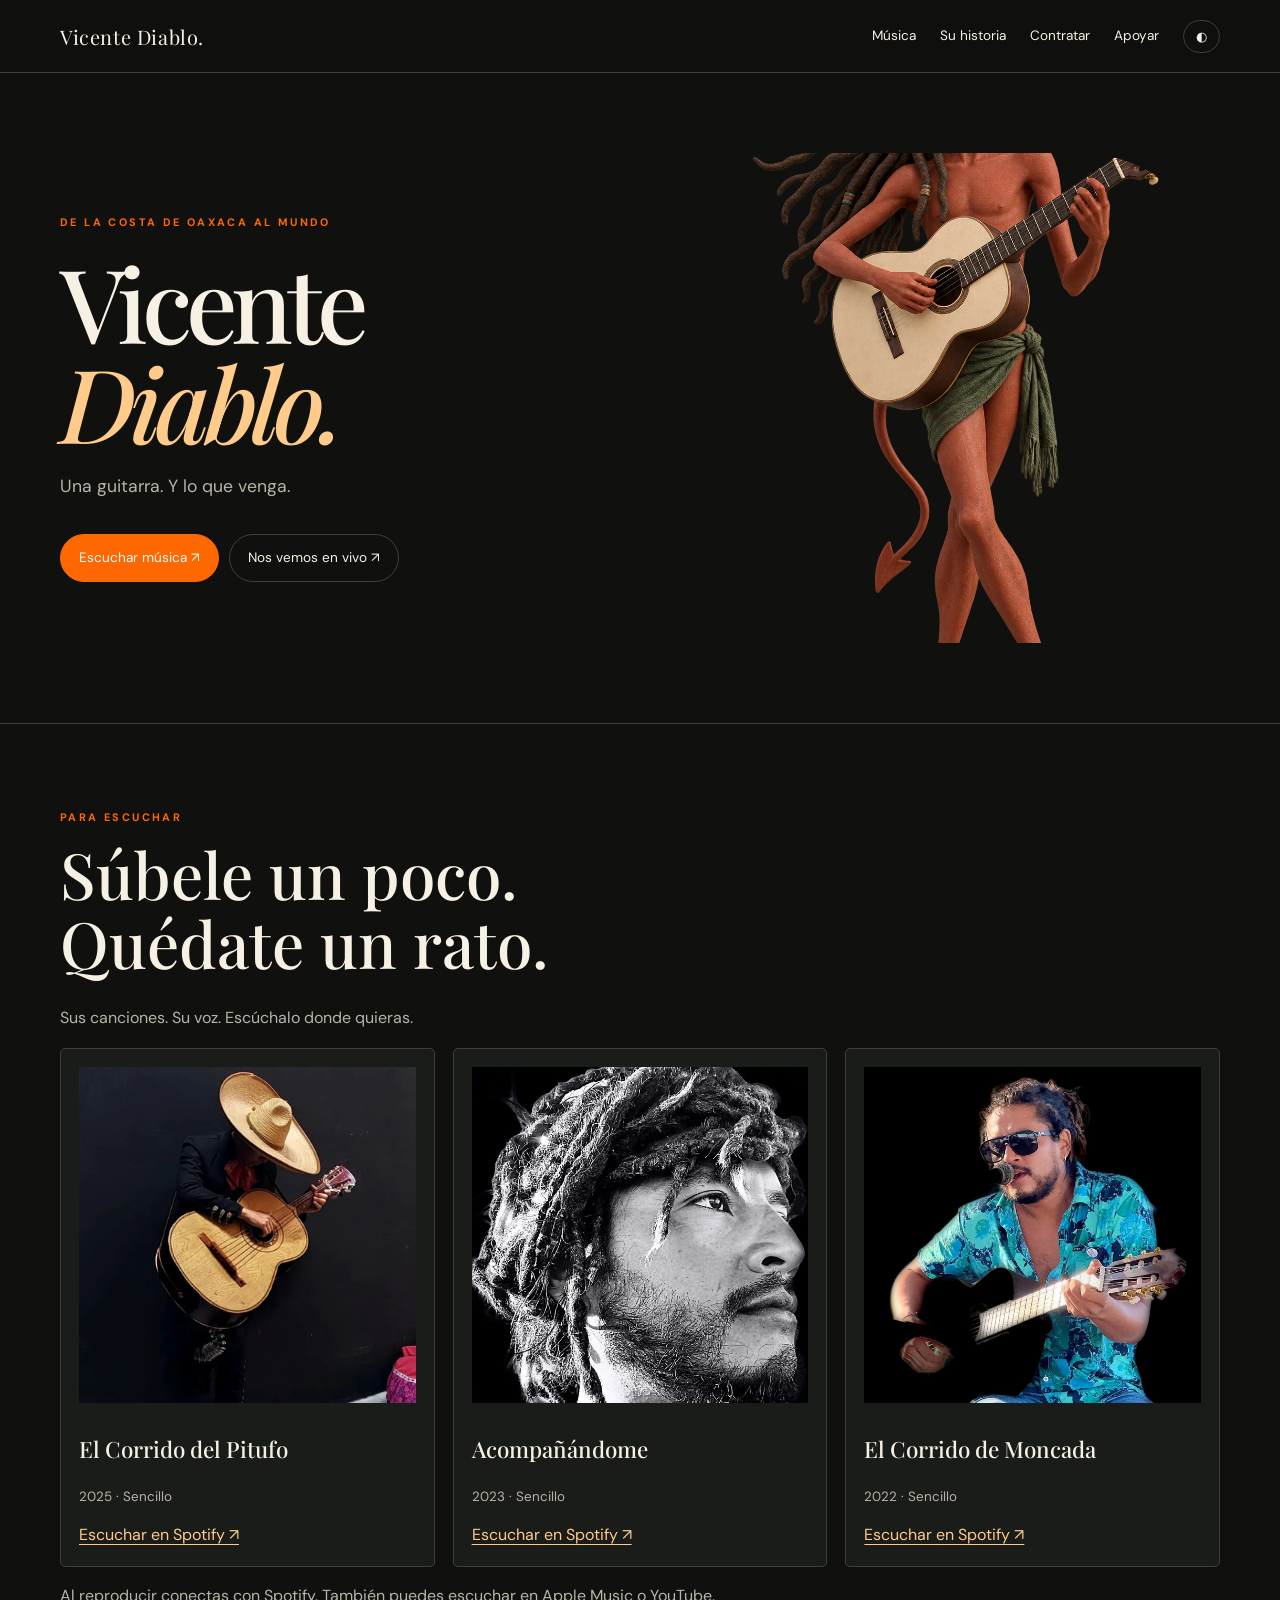
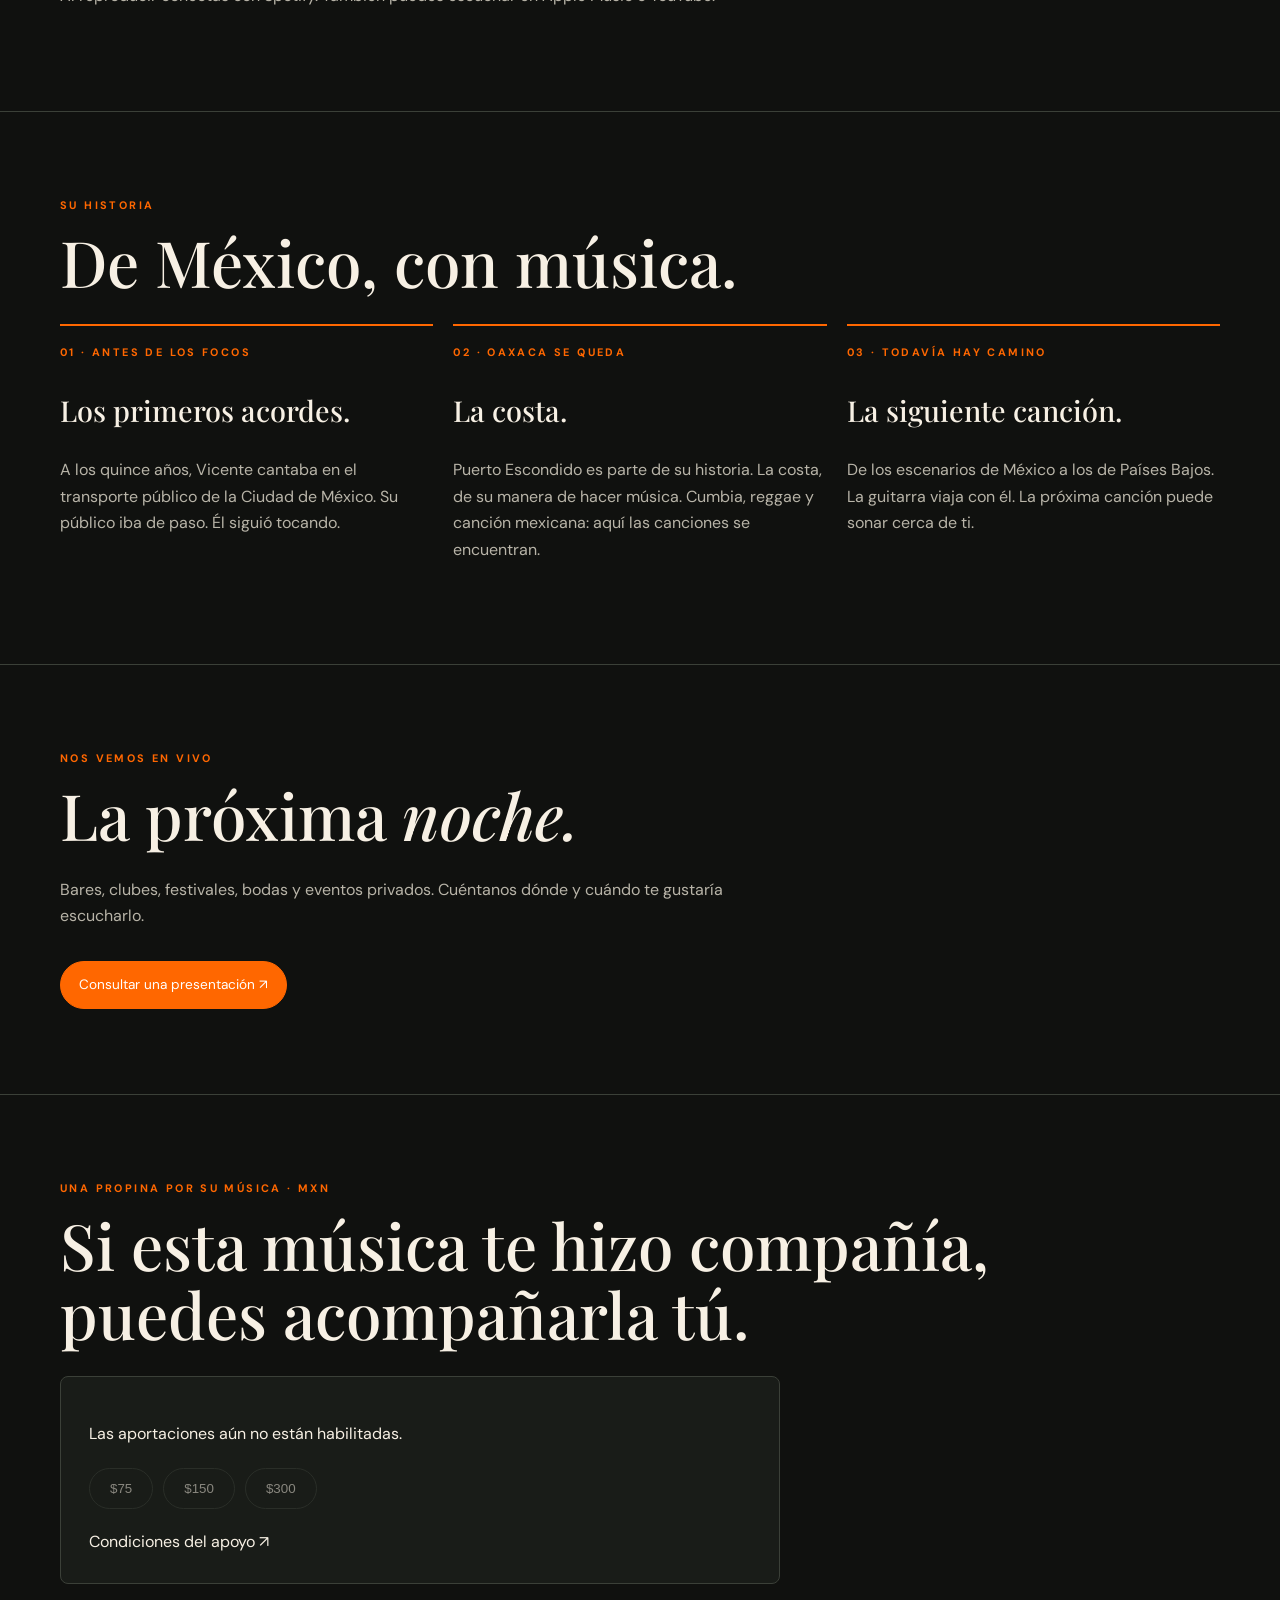
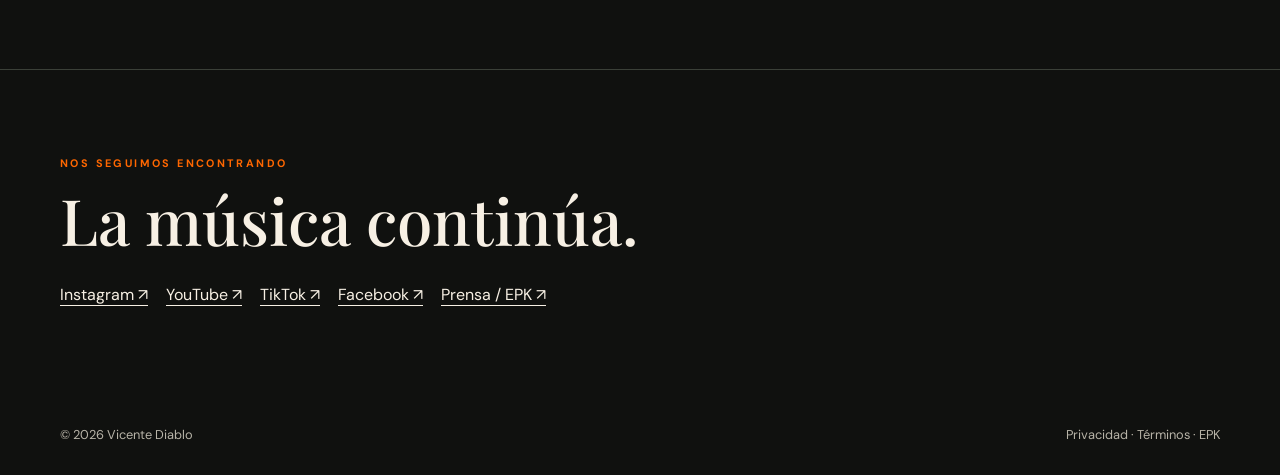
<file: index.html>
<!doctype html><html lang="es"><head><meta charset="utf-8"><meta name="viewport" content="width=device-width,initial-scale=1"><meta name="theme-color" content="#ff6700"><meta name="description" content="Vicente Diablo. Una guitarra. Y lo que venga. Música en vivo desde la costa de Oaxaca al mundo."><title>Vicente Diablo · Música en vivo</title><link rel="preconnect" href="https://fonts.googleapis.com"><link href="https://fonts.googleapis.com/css2?family=DM+Sans:wght@400;500;600;700&family=Playfair+Display:ital,wght@0,500;0,600;1,500&display=swap" rel="stylesheet"><style>
:root{--bg:#10110f;--panel:#191c18;--ink:#f7f0e4;--muted:#b8b4a8;--green:#294634;--orange:#ff6700;--peach:#fecb8b;--line:#3b4038}body.light{--bg:#f6f0e5;--panel:#fffaf1;--ink:#1c251e;--muted:#62665e;--line:#d9d0c2}*{box-sizing:border-box}html{scroll-behavior:smooth;scroll-padding-top:80px}body{margin:0;background:var(--bg);color:var(--ink);font-family:"DM Sans",sans-serif;line-height:1.65;transition:background .25s,color .25s}a{color:inherit;text-decoration:none}.wrap{width:min(1160px,calc(100% - 42px));margin:auto}.nav{position:sticky;top:0;z-index:10;background:color-mix(in srgb,var(--bg) 90%,transparent);backdrop-filter:blur(16px);border-bottom:1px solid var(--line)}.navin{height:72px;display:flex;align-items:center;justify-content:space-between}.brand{font-family:"Playfair Display",serif;font-size:1.25rem;letter-spacing:.03em}.links{display:flex;align-items:center;gap:24px;font-size:.85rem}.toggle{border:1px solid var(--line);background:transparent;color:var(--ink);border-radius:30px;padding:8px 12px;cursor:pointer}.hero{min-height:650px;display:grid;grid-template-columns:1fr .9fr;gap:45px;align-items:center;padding:70px 0}.eyebrow{font-size:.68rem;letter-spacing:.22em;text-transform:uppercase;color:var(--orange);font-weight:700}.hero h1{font:500 clamp(3.6rem,8vw,7rem)/.98 "Playfair Display",serif;letter-spacing:-.06em;margin:20px 0}.hero h1 i{color:var(--peach);font-weight:500}.hero p{font-size:1.1rem;color:var(--muted);max-width:520px}.hero img{width:100%;height:490px;object-fit:cover;border-radius:4px 140px 4px 4px;filter:saturate(.86)}.btn{display:inline-flex;border:1px solid var(--line);padding:12px 18px;border-radius:40px;font-size:.85rem;margin:15px 10px 0 0}.btn.hot{background:var(--orange);border-color:var(--orange);color:#fff}.section{padding:85px 0;border-top:1px solid var(--line)}.section h2{font:500 clamp(2.5rem,5vw,4.6rem)/1.08 "Playfair Display",serif;margin:12px 0 28px}.intro{color:var(--muted);max-width:680px}.tracks{display:grid;grid-template-columns:repeat(3,1fr);gap:18px}.track{background:var(--panel);border:1px solid var(--line);padding:18px;border-radius:5px}.track img{width:100%;aspect-ratio:1;object-fit:cover}.track h3{font:500 1.4rem "Playfair Display",serif}.track p{color:var(--muted);font-size:.84rem}.track a{color:var(--peach);text-decoration:underline;text-underline-offset:4px}.story{display:grid;grid-template-columns:repeat(3,1fr);gap:20px}.story article{border-top:2px solid var(--orange);padding-top:18px}.story h3{font:500 1.8rem "Playfair Display",serif}.story p{color:var(--muted)}.support{background:var(--panel);border:1px solid var(--line);padding:28px;border-radius:8px;max-width:720px}.amounts{display:flex;gap:10px;flex-wrap:wrap;margin:20px 0}.amounts button{background:transparent;color:var(--ink);border:1px solid var(--line);padding:12px 20px;border-radius:30px}.disabled{opacity:.5;cursor:not-allowed}.social{display:flex;gap:18px;flex-wrap:wrap}.social a{text-decoration:underline;text-underline-offset:5px}.footer{padding:30px 0;color:var(--muted);font-size:.8rem;display:flex;justify-content:space-between;gap:20px}
@media(max-width:800px){.hero{grid-template-columns:1fr;padding:55px 0}.hero img{height:360px}.tracks,.story{grid-template-columns:1fr}.links{gap:12px}.links a:nth-child(2){display:none}.footer{flex-direction:column}.section{padding:65px 0}}@media(prefers-reduced-motion:reduce){html{scroll-behavior:auto}*{transition:none!important}}
</style></head><body><header class="nav"><div class="wrap navin"><a class="brand" href="#inicio">Vicente Diablo.</a><nav class="links"><a href="#musica">Música</a><a href="#historia">Su historia</a><a href="contratar.html">Contratar</a><a href="apoyar.html">Apoyar</a><button class="toggle" id="theme" aria-label="Cambiar tema">◐</button></nav></div></header>
<main id="inicio"><section class="wrap hero"><div><div class="eyebrow">De la costa de Oaxaca al mundo</div><h1>Vicente <i>Diablo.</i></h1><p>Una guitarra. Y lo que venga.</p><a class="btn hot" href="#musica">Escuchar música ↗</a><a class="btn" href="contratar.html">Nos vemos en vivo ↗</a></div><img src="recuperado/2026-11-18/sitio/images/diablo-guitarra.webp" alt="Vicente Diablo con guitarra"></section>
<section class="section" id="musica"><div class="wrap"><div class="eyebrow">Para escuchar</div><h2>Súbele un poco.<br>Quédate un rato.</h2><p class="intro">Sus canciones. Su voz. Escúchalo donde quieras.</p><div class="tracks">
<article class="track"><img src="recuperado/2026-11-18/sitio/images/el-corrido-del-pitufo.webp" alt="Portada El Corrido del Pitufo"><h3>El Corrido del Pitufo</h3><p>2025 · Sencillo</p><a href="https://open.spotify.com/track/0KAqrmAUvuuFBDQ3gg7sDp" target="_blank" rel="noopener noreferrer">Escuchar en Spotify ↗</a></article>
<article class="track"><img src="recuperado/2026-11-18/sitio/images/acompanandome.webp" alt="Portada Acompañándome"><h3>Acompañándome</h3><p>2023 · Sencillo</p><a href="https://open.spotify.com/track/66HvHJwrvl911i8CBeVYoS" target="_blank" rel="noopener noreferrer">Escuchar en Spotify ↗</a></article>
<article class="track"><img src="recuperado/2026-11-18/sitio/images/vicente-diablo-album.webp" alt="Portada El Corrido de Moncada"><h3>El Corrido de Moncada</h3><p>2022 · Sencillo</p><a href="https://open.spotify.com/track/2OKFuSTaKffuVVNPI2hy2I" target="_blank" rel="noopener noreferrer">Escuchar en Spotify ↗</a></article>
</div><p class="intro">Al reproducir conectas con Spotify. También puedes escuchar en <a href="https://music.apple.com/mx/artist/vicente-diablo/1616558530">Apple Music</a> o <a href="https://www.youtube.com/@elshowdeldiablo4447">YouTube</a>.</p></div></section>
<section class="section" id="historia"><div class="wrap"><div class="eyebrow">Su historia</div><h2>De México, con música.</h2><div class="story">
<article><div class="eyebrow">01 · Antes de los focos</div><h3>Los primeros acordes.</h3><p>A los quince años, Vicente cantaba en el transporte público de la Ciudad de México. Su público iba de paso. Él siguió tocando.</p></article>
<article><div class="eyebrow">02 · Oaxaca se queda</div><h3>La costa.</h3><p>Puerto Escondido es parte de su historia. La costa, de su manera de hacer música. Cumbia, reggae y canción mexicana: aquí las canciones se encuentran.</p></article>
<article><div class="eyebrow">03 · Todavía hay camino</div><h3>La siguiente canción.</h3><p>De los escenarios de México a los de Países Bajos. La guitarra viaja con él. La próxima canción puede sonar cerca de ti.</p></article>
</div></div></section>
<section class="section"><div class="wrap"><div class="eyebrow">Nos vemos en vivo</div><h2>La próxima <i>noche.</i></h2><p class="intro">Bares, clubes, festivales, bodas y eventos privados. Cuéntanos dónde y cuándo te gustaría escucharlo.</p><a class="btn hot" href="contratar.html">Consultar una presentación ↗</a></div></section>
<section class="section"><div class="wrap"><div class="eyebrow">Una propina por su música · MXN</div><h2>Si esta música te hizo compañía,<br>puedes acompañarla tú.</h2><div class="support"><p>Las aportaciones aún no están habilitadas.</p><div class="amounts"><button class="disabled" disabled>$75</button><button class="disabled" disabled>$150</button><button class="disabled" disabled>$300</button></div><a href="legal-apoyo.html">Condiciones del apoyo ↗</a></div></div></section>
<section class="section"><div class="wrap"><div class="eyebrow">Nos seguimos encontrando</div><h2>La música continúa.</h2><div class="social"><a href="https://www.instagram.com/vicentediablo/" target="_blank" rel="noopener noreferrer">Instagram ↗</a><a href="https://www.youtube.com/@elshowdeldiablo4447" target="_blank" rel="noopener noreferrer">YouTube ↗</a><a href="https://www.tiktok.com/@vicentediablooficial" target="_blank" rel="noopener noreferrer">TikTok ↗</a><a href="https://www.facebook.com/VicenteGarciaElDiablo/" target="_blank" rel="noopener noreferrer">Facebook ↗</a><a href="epk.html">Prensa / EPK ↗</a></div></div></section></main>
<footer class="wrap footer"><span>© 2026 Vicente Diablo</span><span><a href="legal-privacidad.html">Privacidad</a> · <a href="legal-terminos.html">Términos</a> · <a href="epk.html">EPK</a></span></footer>
<script>document.getElementById("theme").addEventListener("click",()=>document.body.classList.toggle("light"));</script></body></html>
</file>
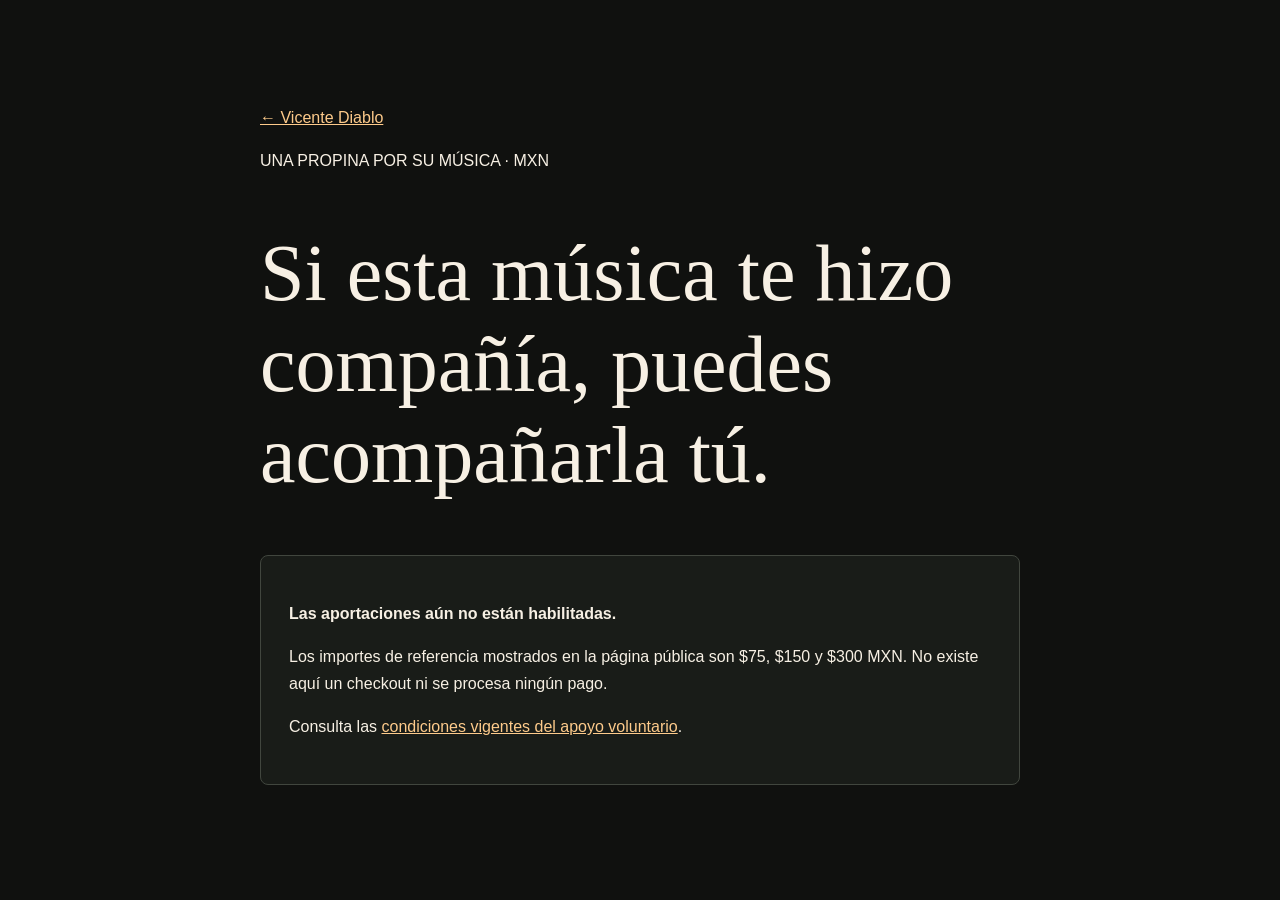
<file: apoyar.html>
<!doctype html><html lang="es"><meta charset="utf-8"><meta name="viewport" content="width=device-width,initial-scale=1"><title>Apoyar · Vicente Diablo</title><style>body{margin:0;background:#10110f;color:#f7f0e4;font:16px/1.7 Arial}main{max-width:760px;margin:80px auto;padding:24px}.box{background:#191c18;border:1px solid #41463e;padding:28px;border-radius:8px}a{color:#fecb8b}</style><main><a href="index.html">← Vicente Diablo</a><p>UNA PROPINA POR SU MÚSICA · MXN</p><h1 style="font:clamp(3rem,8vw,5rem) Georgia,serif">Si esta música te hizo compañía, puedes acompañarla tú.</h1><div class="box"><p><b>Las aportaciones aún no están habilitadas.</b></p><p>Los importes de referencia mostrados en la página pública son $75, $150 y $300 MXN. No existe aquí un checkout ni se procesa ningún pago.</p><p>Consulta las <a href="legal-apoyo.html">condiciones vigentes del apoyo voluntario</a>.</p></div></main></html>
</file>
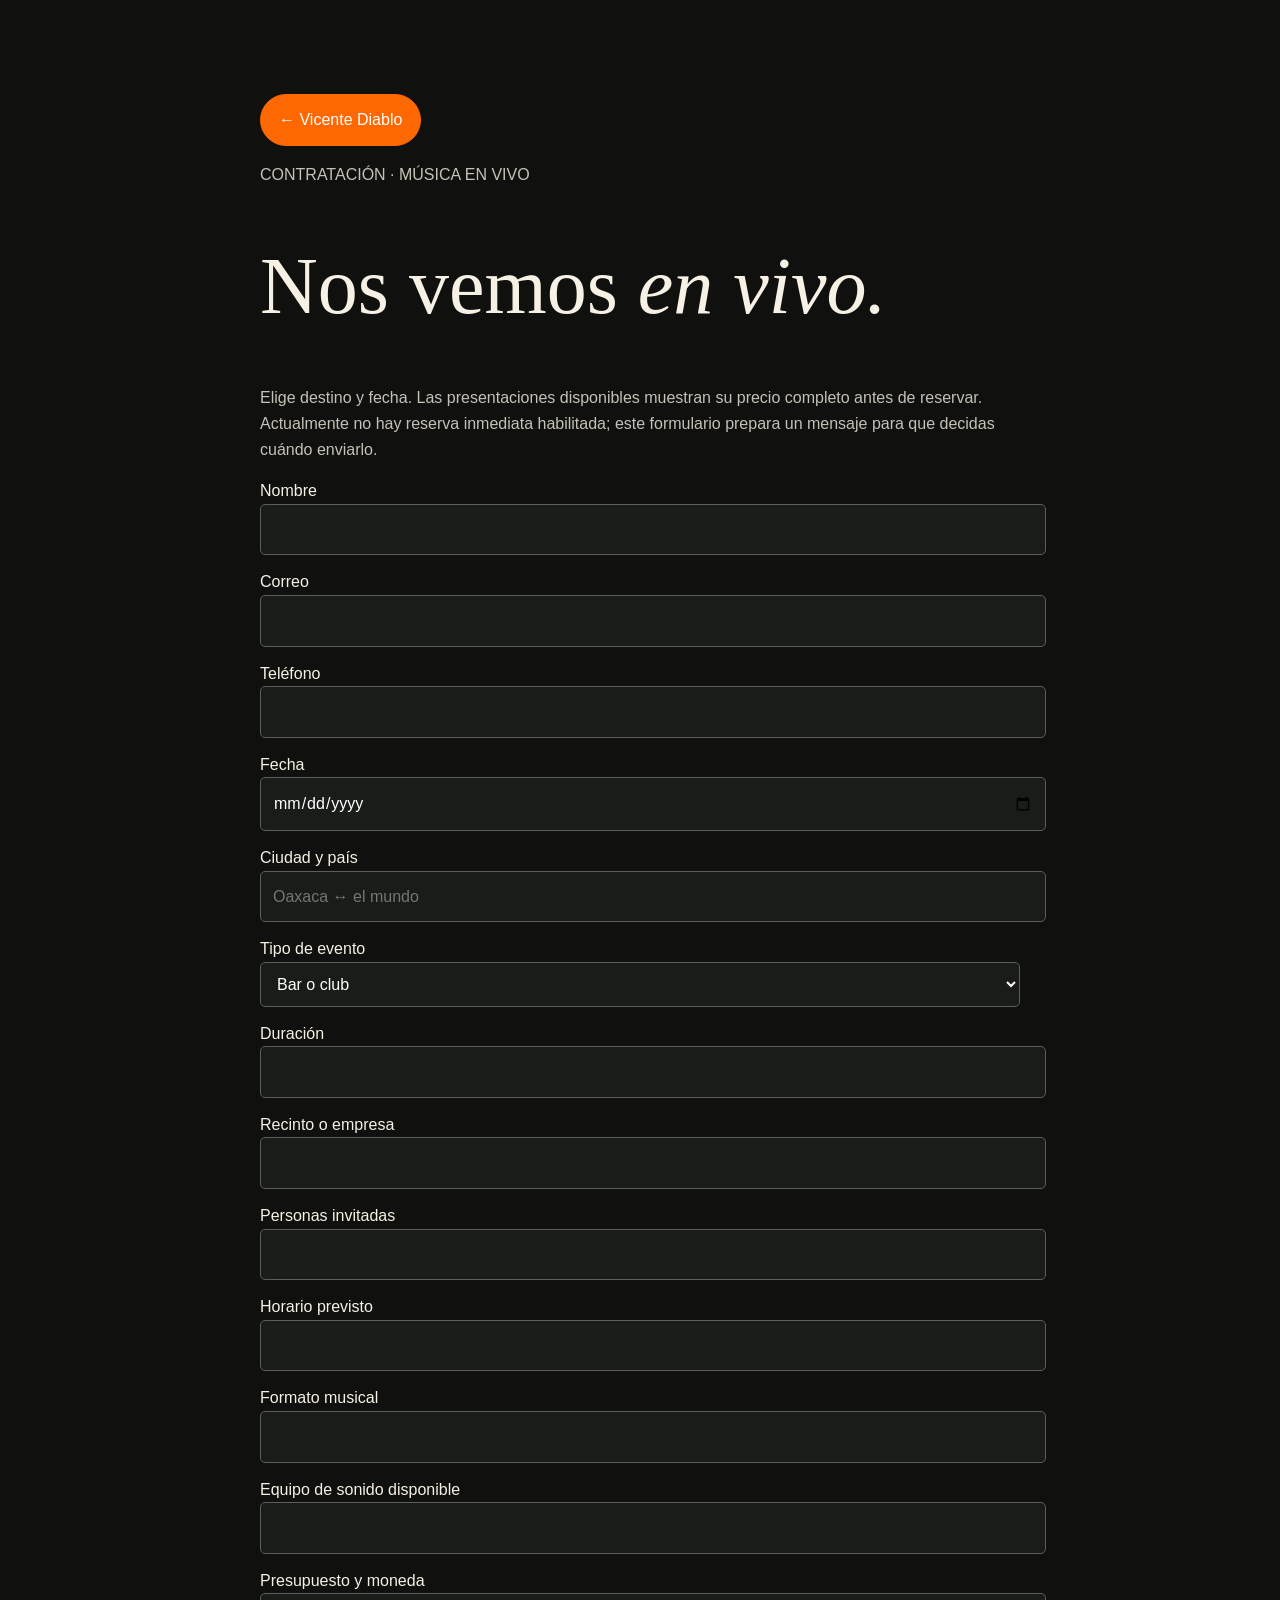
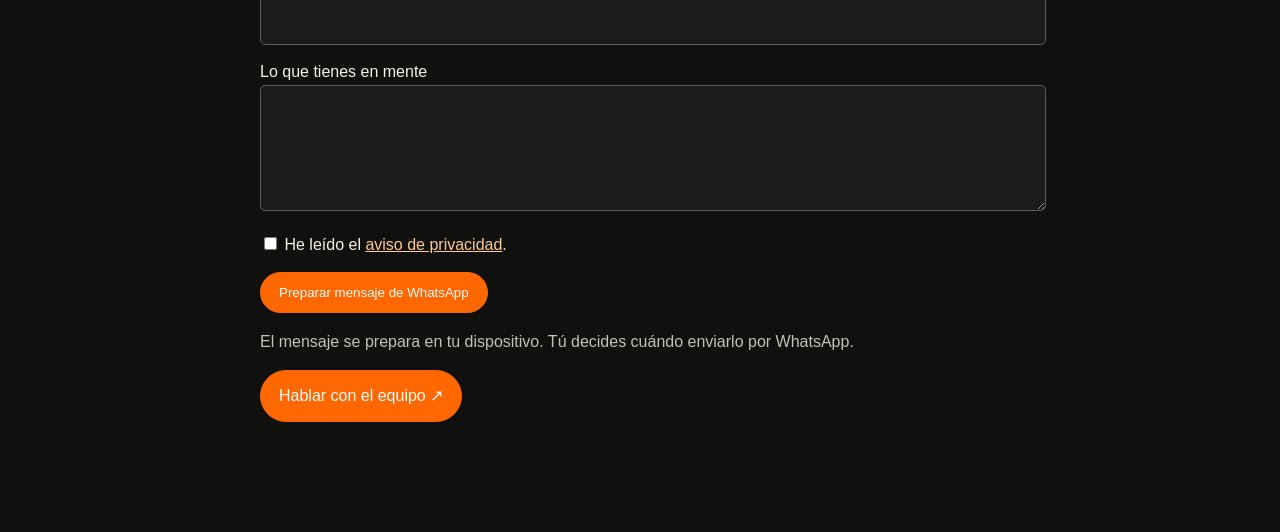
<file: contratar.html>
<!doctype html><html lang="es"><meta charset="utf-8"><meta name="viewport" content="width=device-width,initial-scale=1"><title>Contratar · Vicente Diablo</title><style>body{margin:0;background:#10110f;color:#f7f0e4;font:16px/1.6 Arial,sans-serif}main{max-width:760px;margin:70px auto;padding:24px}h1{font:clamp(3rem,8vw,5rem) Georgia,serif}label{display:block;margin:14px 0}input,select,textarea{width:100%;padding:12px;border:1px solid #596056;border-radius:5px;background:#191c18;color:#fff;font:inherit}textarea{min-height:100px}button,a{display:inline-block;padding:12px 18px;border:1px solid #ff6700;background:#ff6700;color:white;border-radius:30px;text-decoration:none;cursor:pointer}small,p{color:#c5c1b7}label a{display:inline;padding:0;border:0;background:none;border-radius:0;color:#fecb8b;text-decoration:underline}</style><main><a href="index.html">← Vicente Diablo</a><p>CONTRATACIÓN · MÚSICA EN VIVO</p><h1>Nos vemos <i>en vivo.</i></h1><p>Elige destino y fecha. Las presentaciones disponibles muestran su precio completo antes de reservar. Actualmente no hay reserva inmediata habilitada; este formulario prepara un mensaje para que decidas cuándo enviarlo.</p><form id="booking"><label>Nombre<input name="nombre" required></label><label>Correo<input type="email" name="correo" required></label><label>Teléfono<input name="telefono"></label><label>Fecha<input type="date" name="fecha" required></label><label>Ciudad y país<input name="lugar" placeholder="Oaxaca ↔ el mundo" required></label><label>Tipo de evento<select name="evento"><option>Bar o club</option><option>Festival</option><option>Boda</option><option>Evento privado</option><option>Otro</option></select></label><label>Duración<input name="duracion"></label><label>Recinto o empresa<input name="recinto"></label><label>Personas invitadas<input name="personas"></label><label>Horario previsto<input name="horario"></label><label>Formato musical<input name="formato"></label><label>Equipo de sonido disponible<input name="sonido"></label><label>Presupuesto y moneda<input name="presupuesto"></label><label>Lo que tienes en mente<textarea name="detalles"></textarea></label><label><input type="checkbox" required style="width:auto"> He leído el <a href="legal-privacidad.html">aviso de privacidad</a>.</label><button>Preparar mensaje de WhatsApp</button></form><p id="status" role="status">El mensaje se prepara en tu dispositivo. Tú decides cuándo enviarlo por WhatsApp.</p><p><a href="https://wa.me/529541257547">Hablar con el equipo ↗</a></p></main><script>document.getElementById("booking").addEventListener("submit",e=>{e.preventDefault();const d=new FormData(e.target);const msg=[...d.entries()].map(([k,v])=>k+": "+v).join("\n");document.getElementById("status").textContent="Se abrirá WhatsApp con el mensaje preparado. Revisa el contenido antes de enviarlo.";window.open("https://wa.me/529541257547?text="+encodeURIComponent(msg),"_blank","noopener");});</script></html>
</file>
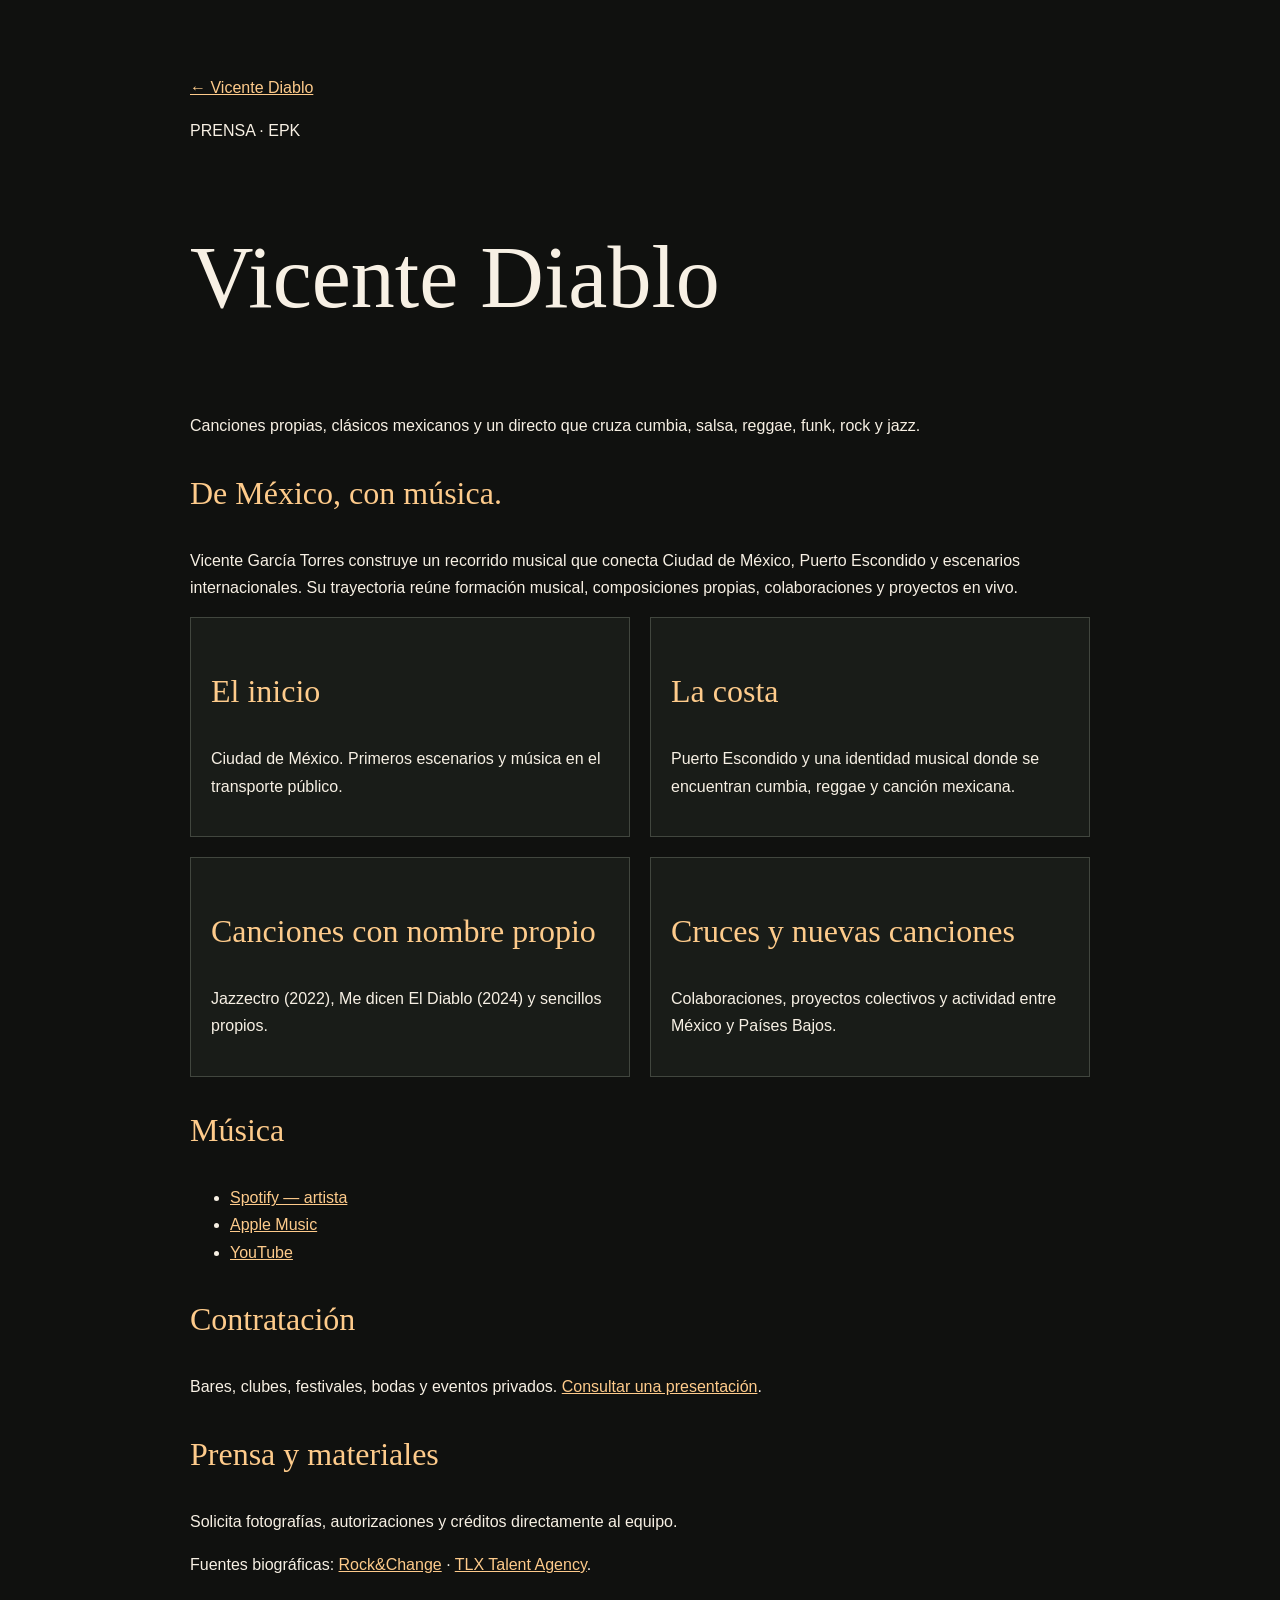
<file: epk.html>
<!doctype html><html lang="es"><meta charset="utf-8"><meta name="viewport" content="width=device-width,initial-scale=1"><title>Vicente Diablo EPK | Bio, música y contratación</title><style>body{margin:0;background:#10110f;color:#f7f0e4;font:16px/1.7 Arial}main{max-width:900px;margin:50px auto;padding:24px}h1,h2{font-family:Georgia,serif;font-weight:500}h1{font-size:clamp(3rem,8vw,5.5rem)}h2{font-size:2rem;color:#fecb8b}.grid{display:grid;grid-template-columns:1fr 1fr;gap:20px}article{background:#191c18;padding:20px;border:1px solid #41463e}a{color:#fecb8b}@media(max-width:650px){.grid{grid-template-columns:1fr}}</style><main><a href="index.html">← Vicente Diablo</a><p>PRENSA · EPK</p><h1>Vicente Diablo</h1><p>Canciones propias, clásicos mexicanos y un directo que cruza cumbia, salsa, reggae, funk, rock y jazz.</p><h2>De México, con música.</h2><p>Vicente García Torres construye un recorrido musical que conecta Ciudad de México, Puerto Escondido y escenarios internacionales. Su trayectoria reúne formación musical, composiciones propias, colaboraciones y proyectos en vivo.</p><div class="grid"><article><h2>El inicio</h2><p>Ciudad de México. Primeros escenarios y música en el transporte público.</p></article><article><h2>La costa</h2><p>Puerto Escondido y una identidad musical donde se encuentran cumbia, reggae y canción mexicana.</p></article><article><h2>Canciones con nombre propio</h2><p>Jazzectro (2022), Me dicen El Diablo (2024) y sencillos propios.</p></article><article><h2>Cruces y nuevas canciones</h2><p>Colaboraciones, proyectos colectivos y actividad entre México y Países Bajos.</p></article></div><h2>Música</h2><ul><li><a href="https://open.spotify.com/artist/228vnYCdTy8uNa6FX5soOM">Spotify — artista</a></li><li><a href="https://music.apple.com/mx/artist/vicente-diablo/1616558530">Apple Music</a></li><li><a href="https://www.youtube.com/@elshowdeldiablo4447">YouTube</a></li></ul><h2>Contratación</h2><p>Bares, clubes, festivales, bodas y eventos privados. <a href="contratar.html">Consultar una presentación</a>.</p><h2>Prensa y materiales</h2><p>Solicita fotografías, autorizaciones y créditos directamente al equipo.</p><p>Fuentes biográficas: <a href="https://rockandchange.es/banda/vicente-diablo,14772/">Rock&amp;Change</a> · <a href="https://www.thelatinxperience.com/vicente-diablo-tlx-talent-agency/">TLX Talent Agency</a>.</p></main></html>
</file>
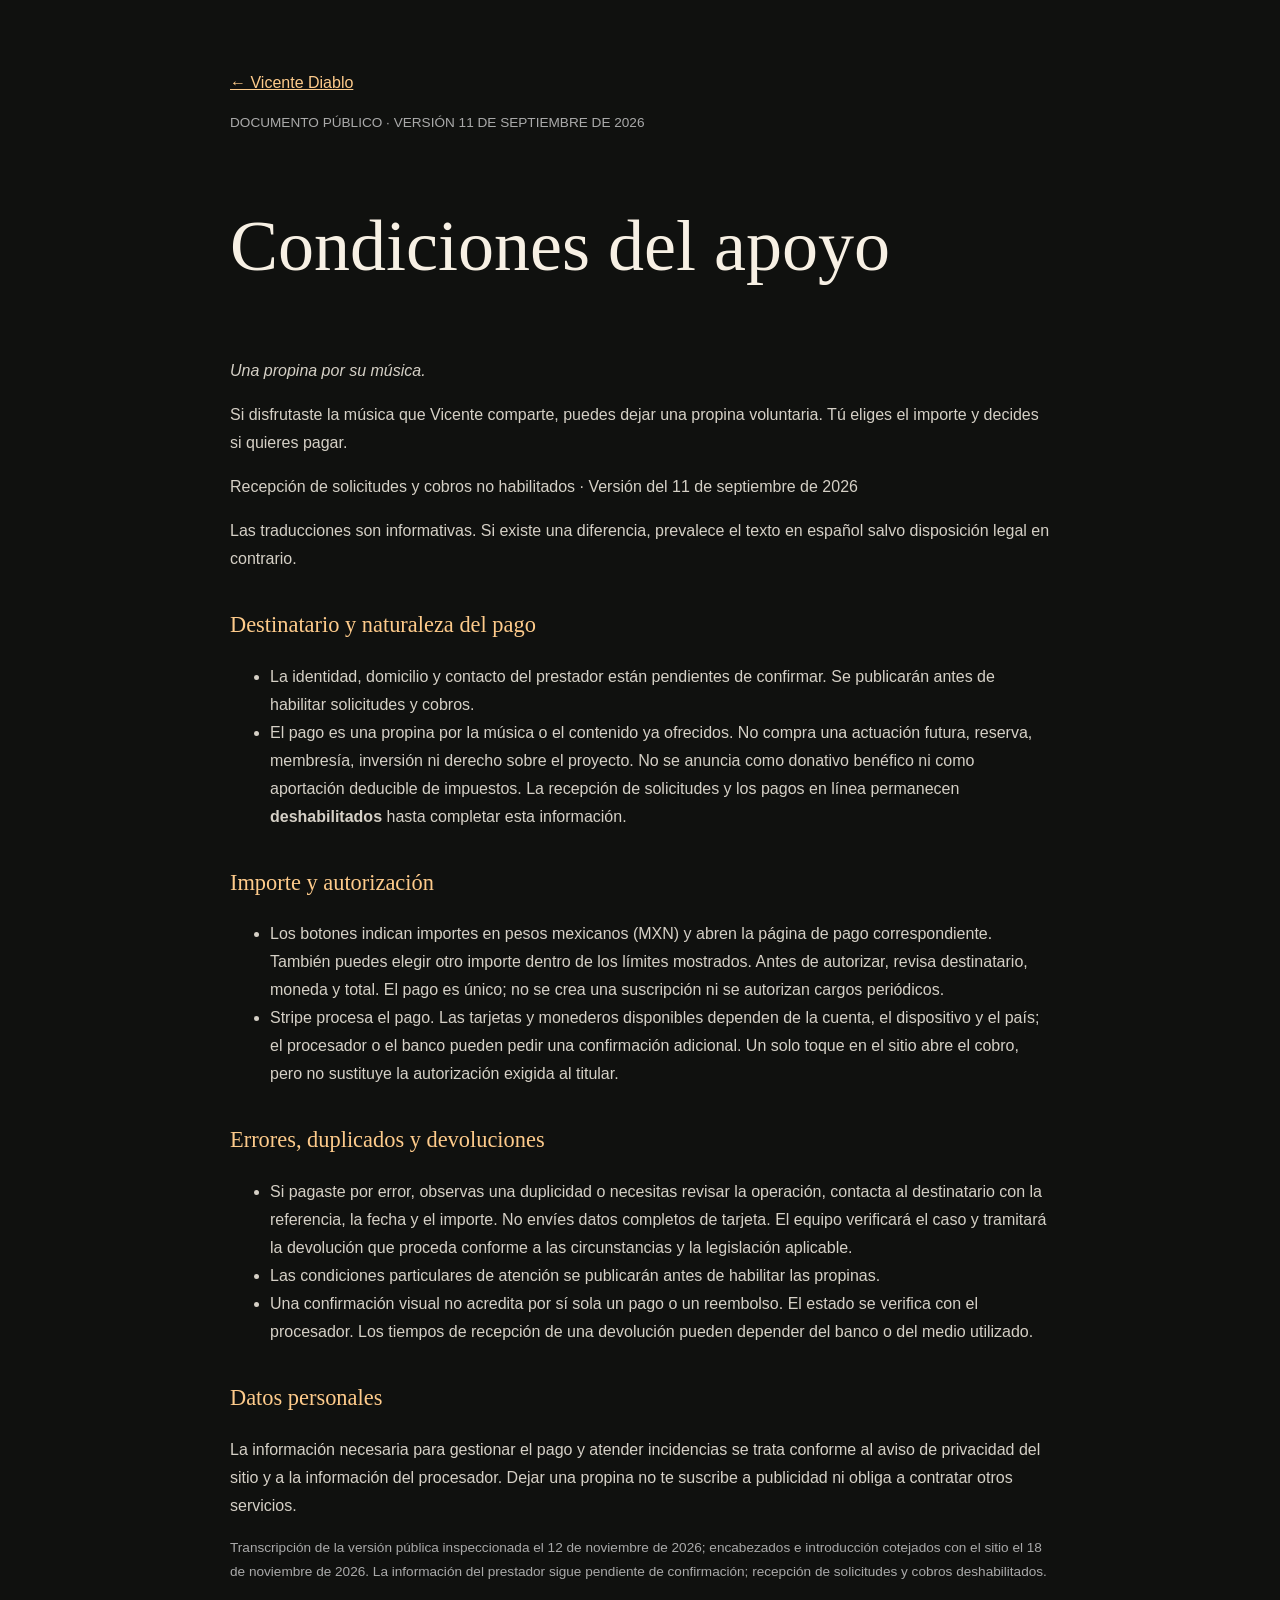
<file: legal-apoyo.html>
<!doctype html><html lang="es"><head><meta charset="utf-8"><meta name="viewport" content="width=device-width,initial-scale=1"><title>Condiciones del apoyo · Vicente Diablo</title><style>body{margin:0;background:#10110f;color:#f7f0e4;font:16px/1.75 Arial}main{max-width:820px;margin:45px auto;padding:24px}h1,h2{font-family:Georgia,serif;font-weight:500}h1{font-size:clamp(2.8rem,7vw,4.5rem)}h2{font-size:1.4rem;color:#fecb8b;margin-top:32px}p,li{color:#d5d0c6}a{color:#fecb8b}.meta{color:#aaa;font-size:.85rem}</style></head><body><main><a href="index.html">← Vicente Diablo</a><p class="meta">DOCUMENTO PÚBLICO · VERSIÓN 11 DE SEPTIEMBRE DE 2026</p><h1>Condiciones del apoyo</h1>
<p><i>Una propina por su música.</i></p><p>Si disfrutaste la música que Vicente comparte, puedes dejar una propina voluntaria. Tú eliges el importe y decides si quieres pagar.</p><p>Recepción de solicitudes y cobros no habilitados · Versión del 11 de septiembre de 2026</p><p>Las traducciones son informativas. Si existe una diferencia, prevalece el texto en español salvo disposición legal en contrario.</p>
<h2>Destinatario y naturaleza del pago</h2><ul><li>La identidad, domicilio y contacto del prestador están pendientes de confirmar. Se publicarán antes de habilitar solicitudes y cobros.</li><li>El pago es una propina por la música o el contenido ya ofrecidos. No compra una actuación futura, reserva, membresía, inversión ni derecho sobre el proyecto. No se anuncia como donativo benéfico ni como aportación deducible de impuestos. La recepción de solicitudes y los pagos en línea permanecen <b>deshabilitados</b> hasta completar esta información.</li></ul>
<h2>Importe y autorización</h2><ul><li>Los botones indican importes en pesos mexicanos (MXN) y abren la página de pago correspondiente. También puedes elegir otro importe dentro de los límites mostrados. Antes de autorizar, revisa destinatario, moneda y total. El pago es único; no se crea una suscripción ni se autorizan cargos periódicos.</li><li>Stripe procesa el pago. Las tarjetas y monederos disponibles dependen de la cuenta, el dispositivo y el país; el procesador o el banco pueden pedir una confirmación adicional. Un solo toque en el sitio abre el cobro, pero no sustituye la autorización exigida al titular.</li></ul>
<h2>Errores, duplicados y devoluciones</h2><ul><li>Si pagaste por error, observas una duplicidad o necesitas revisar la operación, contacta al destinatario con la referencia, la fecha y el importe. No envíes datos completos de tarjeta. El equipo verificará el caso y tramitará la devolución que proceda conforme a las circunstancias y la legislación aplicable.</li><li>Las condiciones particulares de atención se publicarán antes de habilitar las propinas.</li><li>Una confirmación visual no acredita por sí sola un pago o un reembolso. El estado se verifica con el procesador. Los tiempos de recepción de una devolución pueden depender del banco o del medio utilizado.</li></ul>
<h2>Datos personales</h2><p>La información necesaria para gestionar el pago y atender incidencias se trata conforme al aviso de privacidad del sitio y a la información del procesador. Dejar una propina no te suscribe a publicidad ni obliga a contratar otros servicios.</p><p class="meta">Transcripción de la versión pública inspeccionada el 12 de noviembre de 2026; encabezados e introducción cotejados con el sitio el 18 de noviembre de 2026. La información del prestador sigue pendiente de confirmación; recepción de solicitudes y cobros deshabilitados.</p></main></body></html>
</file>
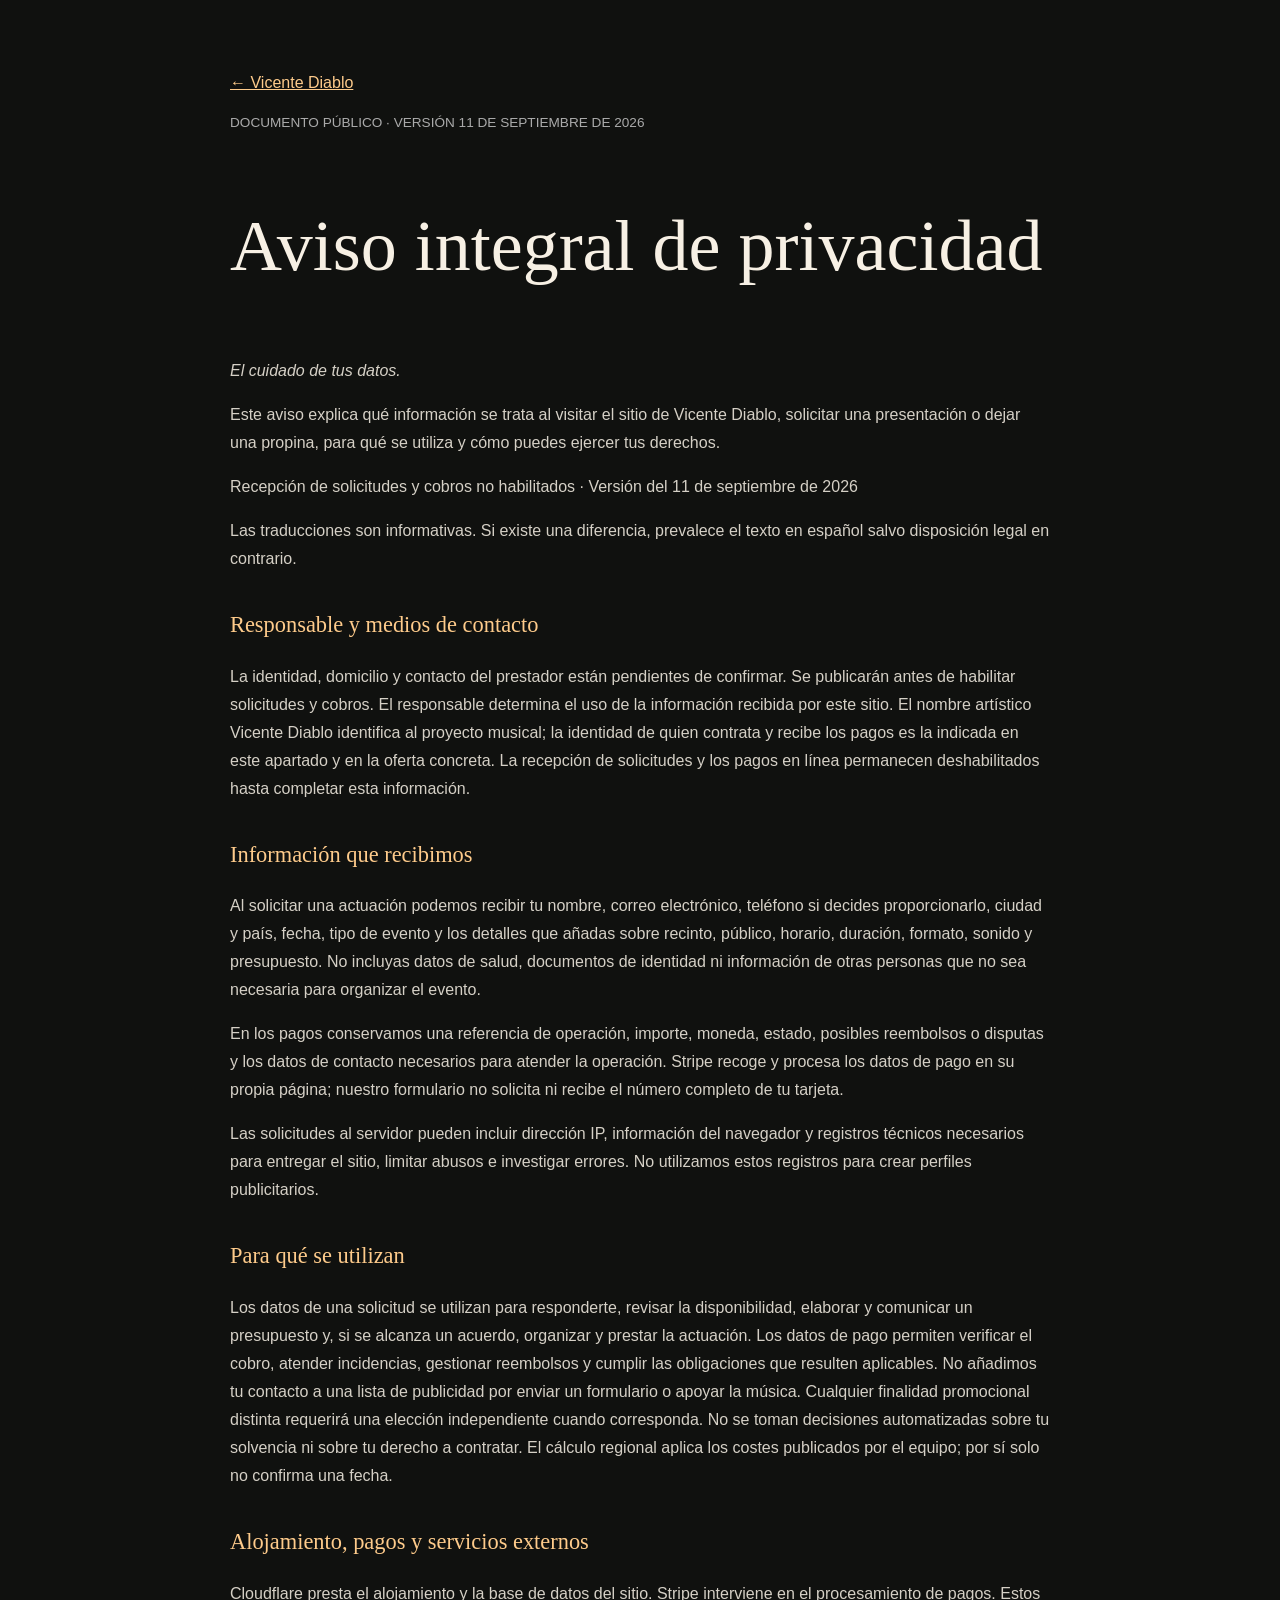
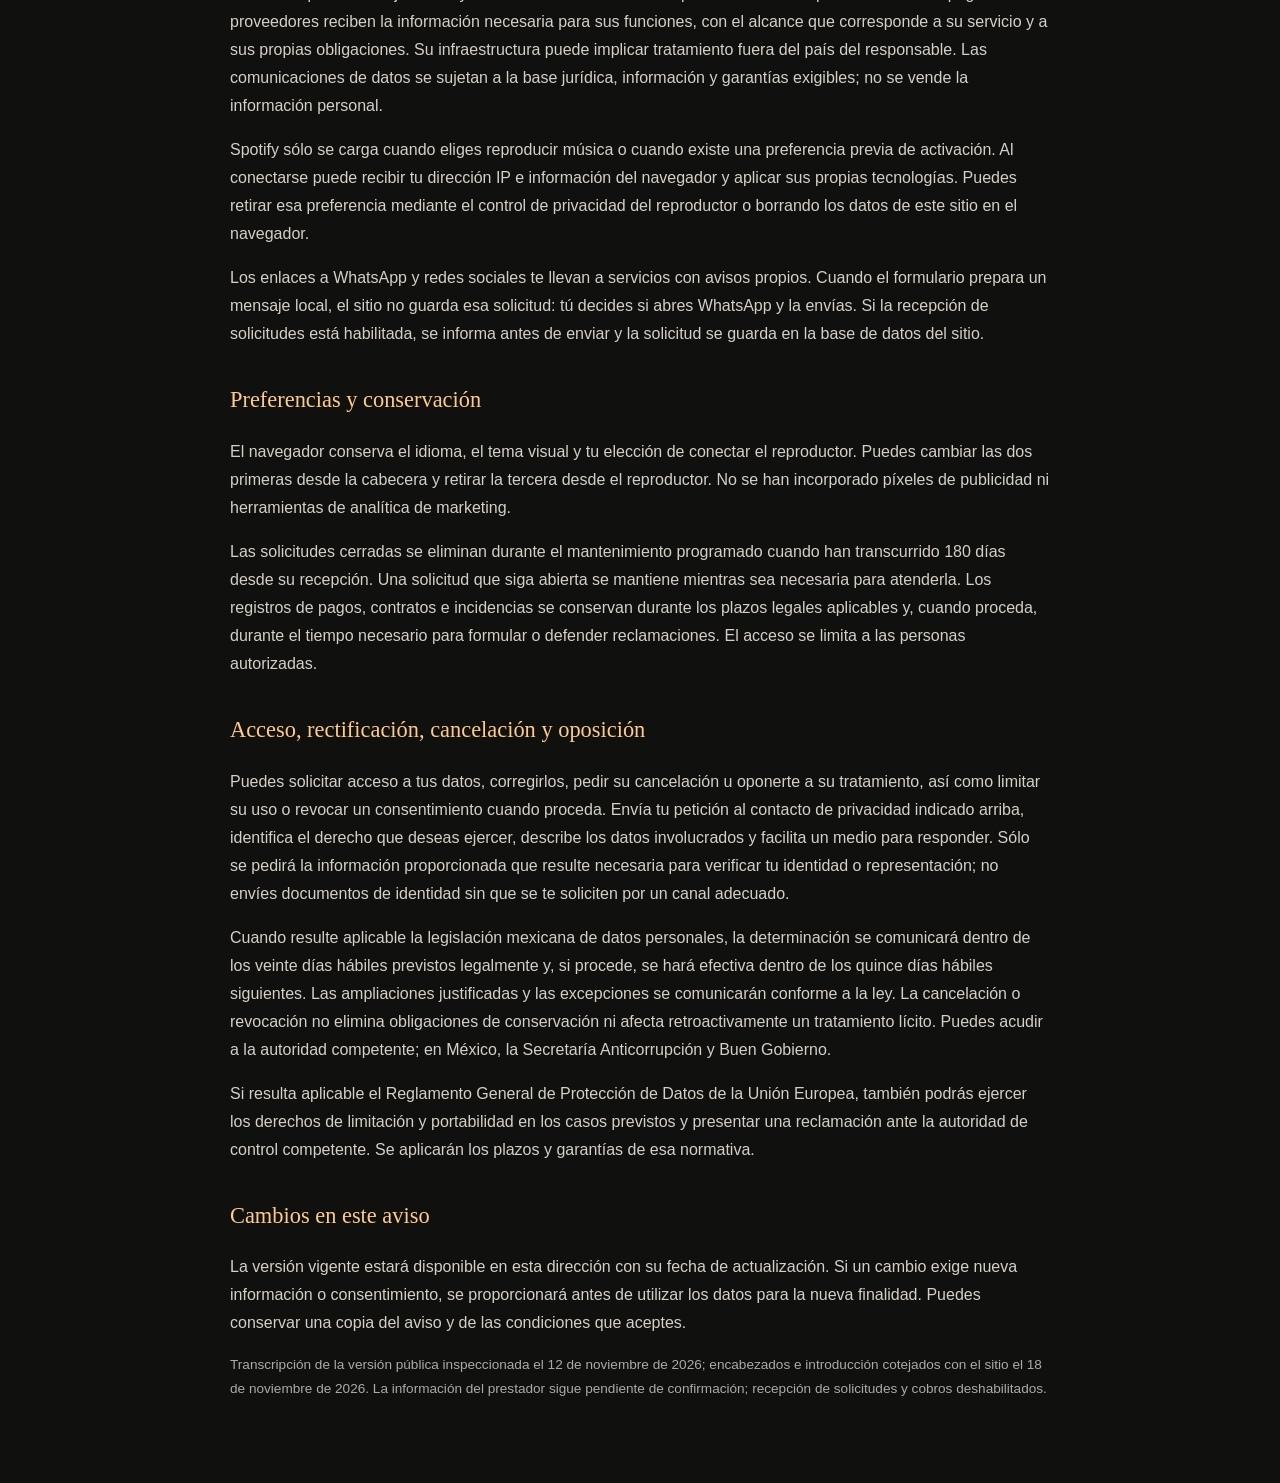
<file: legal-privacidad.html>
<!doctype html><html lang="es"><head><meta charset="utf-8"><meta name="viewport" content="width=device-width,initial-scale=1"><title>Aviso integral de privacidad · Vicente Diablo</title><style>body{margin:0;background:#10110f;color:#f7f0e4;font:16px/1.75 Arial}main{max-width:820px;margin:45px auto;padding:24px}h1,h2{font-family:Georgia,serif;font-weight:500}h1{font-size:clamp(2.8rem,7vw,4.5rem)}h2{font-size:1.4rem;color:#fecb8b;margin-top:32px}p,li{color:#d5d0c6}a{color:#fecb8b}.meta{color:#aaa;font-size:.85rem}</style></head><body><main><a href="index.html">← Vicente Diablo</a><p class="meta">DOCUMENTO PÚBLICO · VERSIÓN 11 DE SEPTIEMBRE DE 2026</p><h1>Aviso integral de privacidad</h1><p><i>El cuidado de tus datos.</i></p><p>Este aviso explica qué información se trata al visitar el sitio de Vicente Diablo, solicitar una presentación o dejar una propina, para qué se utiliza y cómo puedes ejercer tus derechos.</p><p>Recepción de solicitudes y cobros no habilitados · Versión del 11 de septiembre de 2026</p><p>Las traducciones son informativas. Si existe una diferencia, prevalece el texto en español salvo disposición legal en contrario.</p>
<h2>Responsable y medios de contacto</h2><p>La identidad, domicilio y contacto del prestador están pendientes de confirmar. Se publicarán antes de habilitar solicitudes y cobros. El responsable determina el uso de la información recibida por este sitio. El nombre artístico Vicente Diablo identifica al proyecto musical; la identidad de quien contrata y recibe los pagos es la indicada en este apartado y en la oferta concreta. La recepción de solicitudes y los pagos en línea permanecen deshabilitados hasta completar esta información.</p>
<h2>Información que recibimos</h2><p>Al solicitar una actuación podemos recibir tu nombre, correo electrónico, teléfono si decides proporcionarlo, ciudad y país, fecha, tipo de evento y los detalles que añadas sobre recinto, público, horario, duración, formato, sonido y presupuesto. No incluyas datos de salud, documentos de identidad ni información de otras personas que no sea necesaria para organizar el evento.</p><p>En los pagos conservamos una referencia de operación, importe, moneda, estado, posibles reembolsos o disputas y los datos de contacto necesarios para atender la operación. Stripe recoge y procesa los datos de pago en su propia página; nuestro formulario no solicita ni recibe el número completo de tu tarjeta.</p><p>Las solicitudes al servidor pueden incluir dirección IP, información del navegador y registros técnicos necesarios para entregar el sitio, limitar abusos e investigar errores. No utilizamos estos registros para crear perfiles publicitarios.</p>
<h2>Para qué se utilizan</h2><p>Los datos de una solicitud se utilizan para responderte, revisar la disponibilidad, elaborar y comunicar un presupuesto y, si se alcanza un acuerdo, organizar y prestar la actuación. Los datos de pago permiten verificar el cobro, atender incidencias, gestionar reembolsos y cumplir las obligaciones que resulten aplicables. No añadimos tu contacto a una lista de publicidad por enviar un formulario o apoyar la música. Cualquier finalidad promocional distinta requerirá una elección independiente cuando corresponda. No se toman decisiones automatizadas sobre tu solvencia ni sobre tu derecho a contratar. El cálculo regional aplica los costes publicados por el equipo; por sí solo no confirma una fecha.</p>
<h2>Alojamiento, pagos y servicios externos</h2><p>Cloudflare presta el alojamiento y la base de datos del sitio. Stripe interviene en el procesamiento de pagos. Estos proveedores reciben la información necesaria para sus funciones, con el alcance que corresponde a su servicio y a sus propias obligaciones. Su infraestructura puede implicar tratamiento fuera del país del responsable. Las comunicaciones de datos se sujetan a la base jurídica, información y garantías exigibles; no se vende la información personal.</p><p>Spotify sólo se carga cuando eliges reproducir música o cuando existe una preferencia previa de activación. Al conectarse puede recibir tu dirección IP e información del navegador y aplicar sus propias tecnologías. Puedes retirar esa preferencia mediante el control de privacidad del reproductor o borrando los datos de este sitio en el navegador.</p><p>Los enlaces a WhatsApp y redes sociales te llevan a servicios con avisos propios. Cuando el formulario prepara un mensaje local, el sitio no guarda esa solicitud: tú decides si abres WhatsApp y la envías. Si la recepción de solicitudes está habilitada, se informa antes de enviar y la solicitud se guarda en la base de datos del sitio.</p>
<h2>Preferencias y conservación</h2><p>El navegador conserva el idioma, el tema visual y tu elección de conectar el reproductor. Puedes cambiar las dos primeras desde la cabecera y retirar la tercera desde el reproductor. No se han incorporado píxeles de publicidad ni herramientas de analítica de marketing.</p><p>Las solicitudes cerradas se eliminan durante el mantenimiento programado cuando han transcurrido 180 días desde su recepción. Una solicitud que siga abierta se mantiene mientras sea necesaria para atenderla. Los registros de pagos, contratos e incidencias se conservan durante los plazos legales aplicables y, cuando proceda, durante el tiempo necesario para formular o defender reclamaciones. El acceso se limita a las personas autorizadas.</p>
<h2>Acceso, rectificación, cancelación y oposición</h2><p>Puedes solicitar acceso a tus datos, corregirlos, pedir su cancelación u oponerte a su tratamiento, así como limitar su uso o revocar un consentimiento cuando proceda. Envía tu petición al contacto de privacidad indicado arriba, identifica el derecho que deseas ejercer, describe los datos involucrados y facilita un medio para responder. Sólo se pedirá la información proporcionada que resulte necesaria para verificar tu identidad o representación; no envíes documentos de identidad sin que se te soliciten por un canal adecuado.</p><p>Cuando resulte aplicable la legislación mexicana de datos personales, la determinación se comunicará dentro de los veinte días hábiles previstos legalmente y, si procede, se hará efectiva dentro de los quince días hábiles siguientes. Las ampliaciones justificadas y las excepciones se comunicarán conforme a la ley. La cancelación o revocación no elimina obligaciones de conservación ni afecta retroactivamente un tratamiento lícito. Puedes acudir a la autoridad competente; en México, la Secretaría Anticorrupción y Buen Gobierno.</p><p>Si resulta aplicable el Reglamento General de Protección de Datos de la Unión Europea, también podrás ejercer los derechos de limitación y portabilidad en los casos previstos y presentar una reclamación ante la autoridad de control competente. Se aplicarán los plazos y garantías de esa normativa.</p>
<h2>Cambios en este aviso</h2><p>La versión vigente estará disponible en esta dirección con su fecha de actualización. Si un cambio exige nueva información o consentimiento, se proporcionará antes de utilizar los datos para la nueva finalidad. Puedes conservar una copia del aviso y de las condiciones que aceptes.</p><p class="meta">Transcripción de la versión pública inspeccionada el 12 de noviembre de 2026; encabezados e introducción cotejados con el sitio el 18 de noviembre de 2026. La información del prestador sigue pendiente de confirmación; recepción de solicitudes y cobros deshabilitados.</p></main></body></html>
</file>
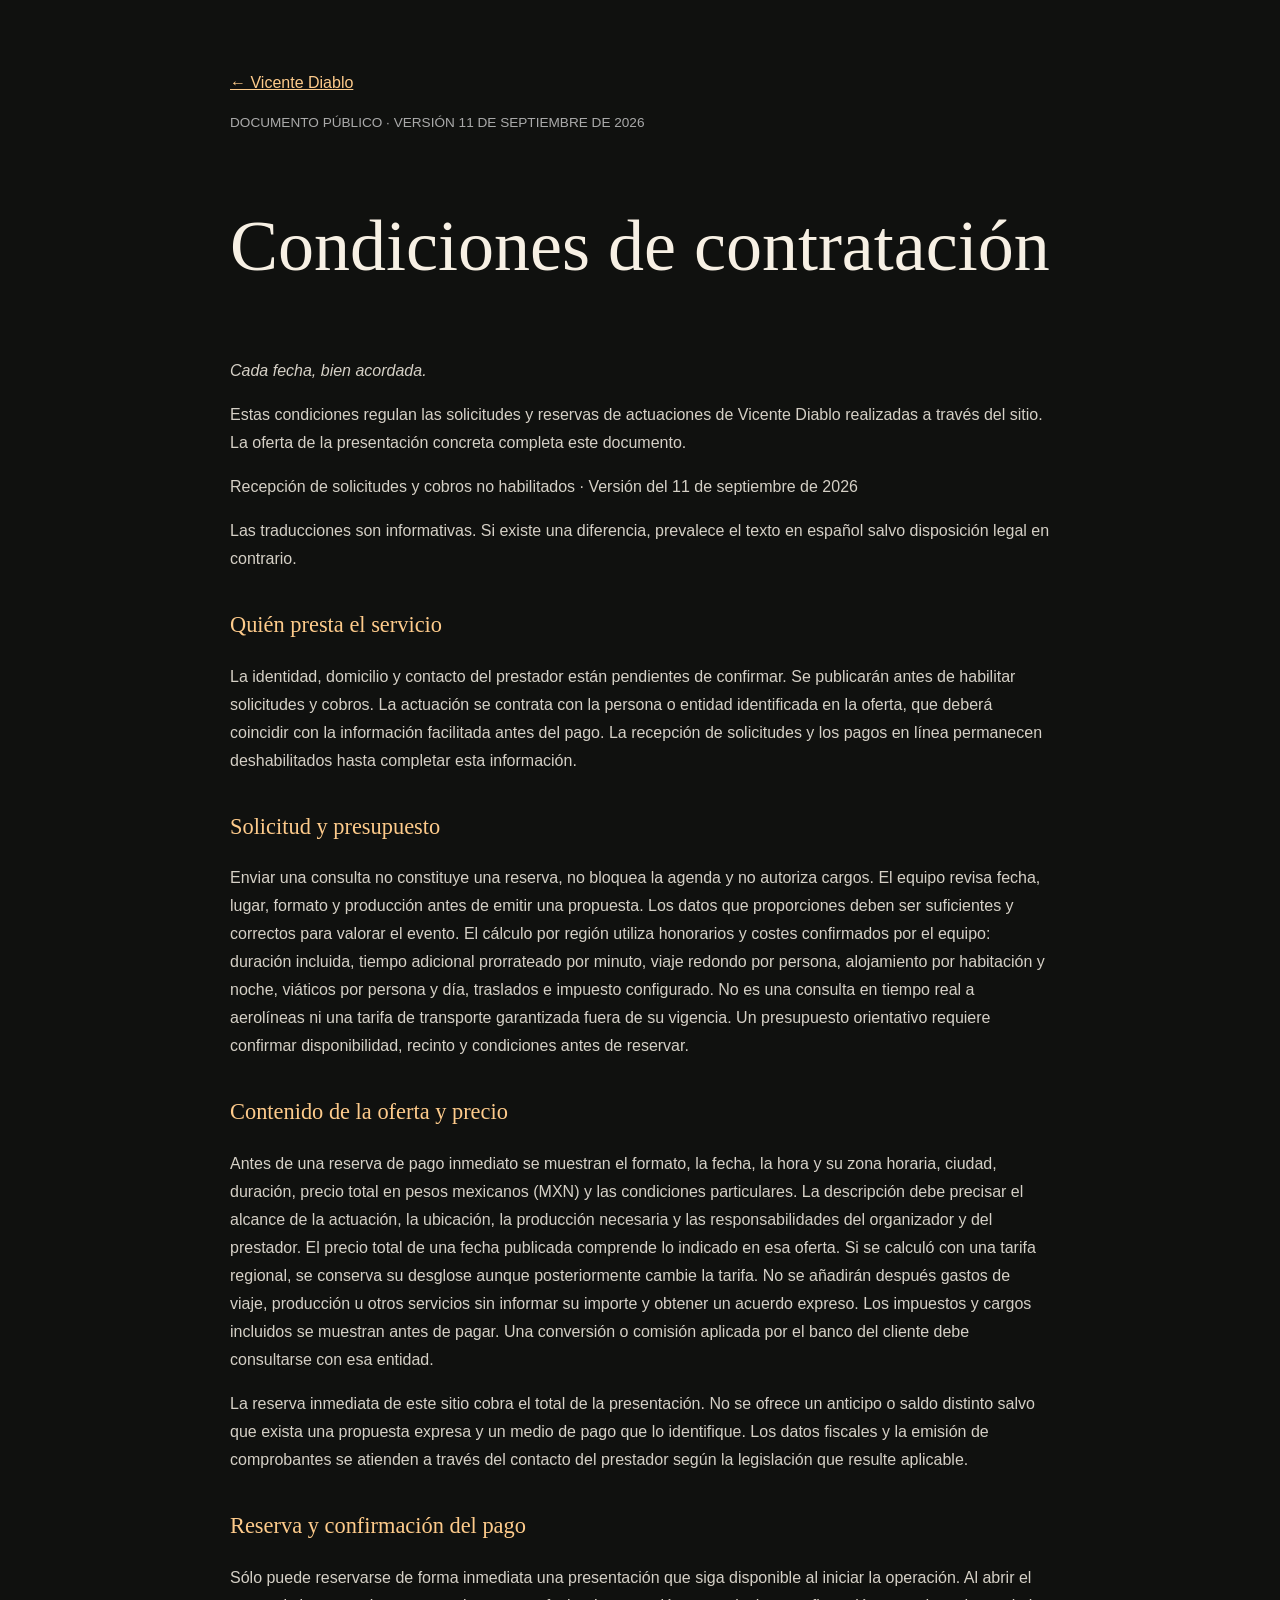
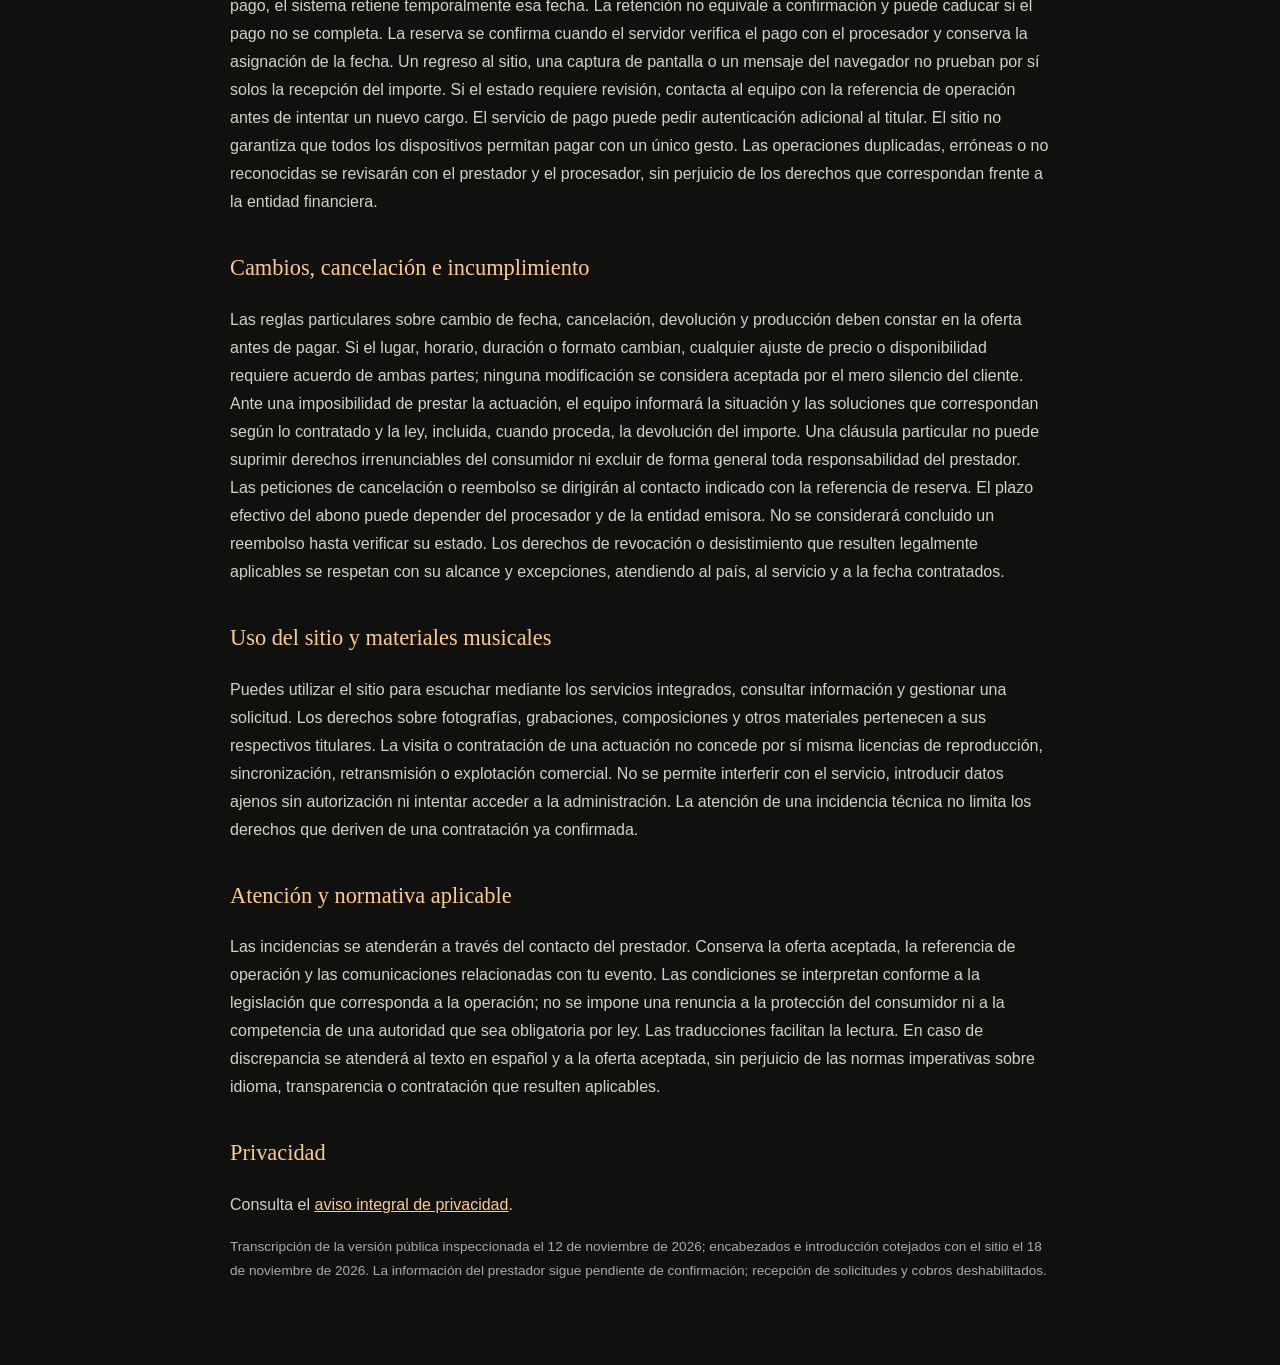
<file: legal-terminos.html>
<!doctype html><html lang="es"><head><meta charset="utf-8"><meta name="viewport" content="width=device-width,initial-scale=1"><title>Condiciones de contratación · Vicente Diablo</title><style>body{margin:0;background:#10110f;color:#f7f0e4;font:16px/1.75 Arial}main{max-width:820px;margin:45px auto;padding:24px}h1,h2{font-family:Georgia,serif;font-weight:500}h1{font-size:clamp(2.8rem,7vw,4.5rem)}h2{font-size:1.4rem;color:#fecb8b;margin-top:32px}p,li{color:#d5d0c6}a{color:#fecb8b}.meta{color:#aaa;font-size:.85rem}</style></head><body><main><a href="index.html">← Vicente Diablo</a><p class="meta">DOCUMENTO PÚBLICO · VERSIÓN 11 DE SEPTIEMBRE DE 2026</p><h1>Condiciones de contratación</h1><p><i>Cada fecha, bien acordada.</i></p><p>Estas condiciones regulan las solicitudes y reservas de actuaciones de Vicente Diablo realizadas a través del sitio. La oferta de la presentación concreta completa este documento.</p><p>Recepción de solicitudes y cobros no habilitados · Versión del 11 de septiembre de 2026</p><p>Las traducciones son informativas. Si existe una diferencia, prevalece el texto en español salvo disposición legal en contrario.</p>
<h2>Quién presta el servicio</h2><p>La identidad, domicilio y contacto del prestador están pendientes de confirmar. Se publicarán antes de habilitar solicitudes y cobros. La actuación se contrata con la persona o entidad identificada en la oferta, que deberá coincidir con la información facilitada antes del pago. La recepción de solicitudes y los pagos en línea permanecen deshabilitados hasta completar esta información.</p>
<h2>Solicitud y presupuesto</h2><p>Enviar una consulta no constituye una reserva, no bloquea la agenda y no autoriza cargos. El equipo revisa fecha, lugar, formato y producción antes de emitir una propuesta. Los datos que proporciones deben ser suficientes y correctos para valorar el evento. El cálculo por región utiliza honorarios y costes confirmados por el equipo: duración incluida, tiempo adicional prorrateado por minuto, viaje redondo por persona, alojamiento por habitación y noche, viáticos por persona y día, traslados e impuesto configurado. No es una consulta en tiempo real a aerolíneas ni una tarifa de transporte garantizada fuera de su vigencia. Un presupuesto orientativo requiere confirmar disponibilidad, recinto y condiciones antes de reservar.</p>
<h2>Contenido de la oferta y precio</h2><p>Antes de una reserva de pago inmediato se muestran el formato, la fecha, la hora y su zona horaria, ciudad, duración, precio total en pesos mexicanos (MXN) y las condiciones particulares. La descripción debe precisar el alcance de la actuación, la ubicación, la producción necesaria y las responsabilidades del organizador y del prestador. El precio total de una fecha publicada comprende lo indicado en esa oferta. Si se calculó con una tarifa regional, se conserva su desglose aunque posteriormente cambie la tarifa. No se añadirán después gastos de viaje, producción u otros servicios sin informar su importe y obtener un acuerdo expreso. Los impuestos y cargos incluidos se muestran antes de pagar. Una conversión o comisión aplicada por el banco del cliente debe consultarse con esa entidad.</p>
<p>La reserva inmediata de este sitio cobra el total de la presentación. No se ofrece un anticipo o saldo distinto salvo que exista una propuesta expresa y un medio de pago que lo identifique. Los datos fiscales y la emisión de comprobantes se atienden a través del contacto del prestador según la legislación que resulte aplicable.</p><h2>Reserva y confirmación del pago</h2><p>Sólo puede reservarse de forma inmediata una presentación que siga disponible al iniciar la operación. Al abrir el pago, el sistema retiene temporalmente esa fecha. La retención no equivale a confirmación y puede caducar si el pago no se completa. La reserva se confirma cuando el servidor verifica el pago con el procesador y conserva la asignación de la fecha. Un regreso al sitio, una captura de pantalla o un mensaje del navegador no prueban por sí solos la recepción del importe. Si el estado requiere revisión, contacta al equipo con la referencia de operación antes de intentar un nuevo cargo. El servicio de pago puede pedir autenticación adicional al titular. El sitio no garantiza que todos los dispositivos permitan pagar con un único gesto. Las operaciones duplicadas, erróneas o no reconocidas se revisarán con el prestador y el procesador, sin perjuicio de los derechos que correspondan frente a la entidad financiera.</p>
<h2>Cambios, cancelación e incumplimiento</h2><p>Las reglas particulares sobre cambio de fecha, cancelación, devolución y producción deben constar en la oferta antes de pagar. Si el lugar, horario, duración o formato cambian, cualquier ajuste de precio o disponibilidad requiere acuerdo de ambas partes; ninguna modificación se considera aceptada por el mero silencio del cliente. Ante una imposibilidad de prestar la actuación, el equipo informará la situación y las soluciones que correspondan según lo contratado y la ley, incluida, cuando proceda, la devolución del importe. Una cláusula particular no puede suprimir derechos irrenunciables del consumidor ni excluir de forma general toda responsabilidad del prestador. Las peticiones de cancelación o reembolso se dirigirán al contacto indicado con la referencia de reserva. El plazo efectivo del abono puede depender del procesador y de la entidad emisora. No se considerará concluido un reembolso hasta verificar su estado. Los derechos de revocación o desistimiento que resulten legalmente aplicables se respetan con su alcance y excepciones, atendiendo al país, al servicio y a la fecha contratados.</p>
<h2>Uso del sitio y materiales musicales</h2><p>Puedes utilizar el sitio para escuchar mediante los servicios integrados, consultar información y gestionar una solicitud. Los derechos sobre fotografías, grabaciones, composiciones y otros materiales pertenecen a sus respectivos titulares. La visita o contratación de una actuación no concede por sí misma licencias de reproducción, sincronización, retransmisión o explotación comercial. No se permite interferir con el servicio, introducir datos ajenos sin autorización ni intentar acceder a la administración. La atención de una incidencia técnica no limita los derechos que deriven de una contratación ya confirmada.</p>
<h2>Atención y normativa aplicable</h2><p>Las incidencias se atenderán a través del contacto del prestador. Conserva la oferta aceptada, la referencia de operación y las comunicaciones relacionadas con tu evento. Las condiciones se interpretan conforme a la legislación que corresponda a la operación; no se impone una renuncia a la protección del consumidor ni a la competencia de una autoridad que sea obligatoria por ley. Las traducciones facilitan la lectura. En caso de discrepancia se atenderá al texto en español y a la oferta aceptada, sin perjuicio de las normas imperativas sobre idioma, transparencia o contratación que resulten aplicables.</p><h2>Privacidad</h2><p>Consulta el <a href="legal-privacidad.html">aviso integral de privacidad</a>.</p><p class="meta">Transcripción de la versión pública inspeccionada el 12 de noviembre de 2026; encabezados e introducción cotejados con el sitio el 18 de noviembre de 2026. La información del prestador sigue pendiente de confirmación; recepción de solicitudes y cobros deshabilitados.</p></main></body></html>
</file>
